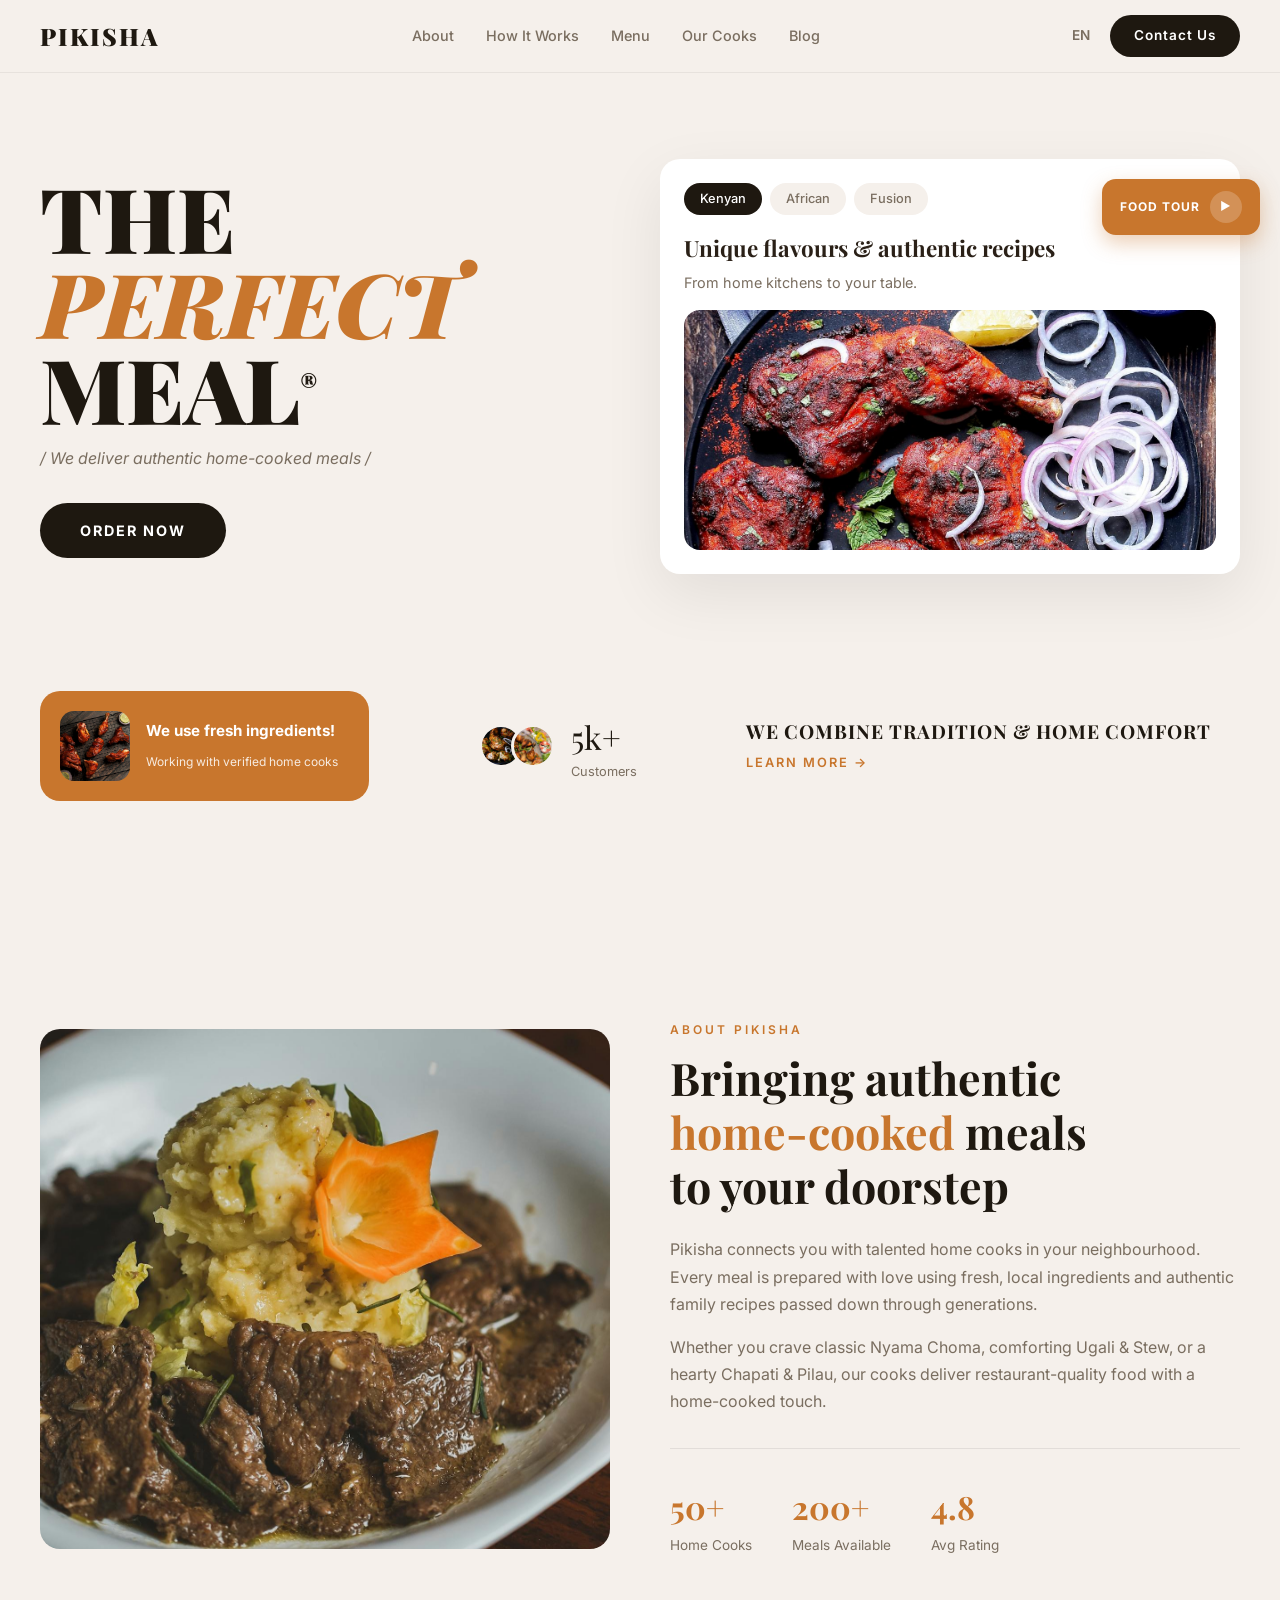
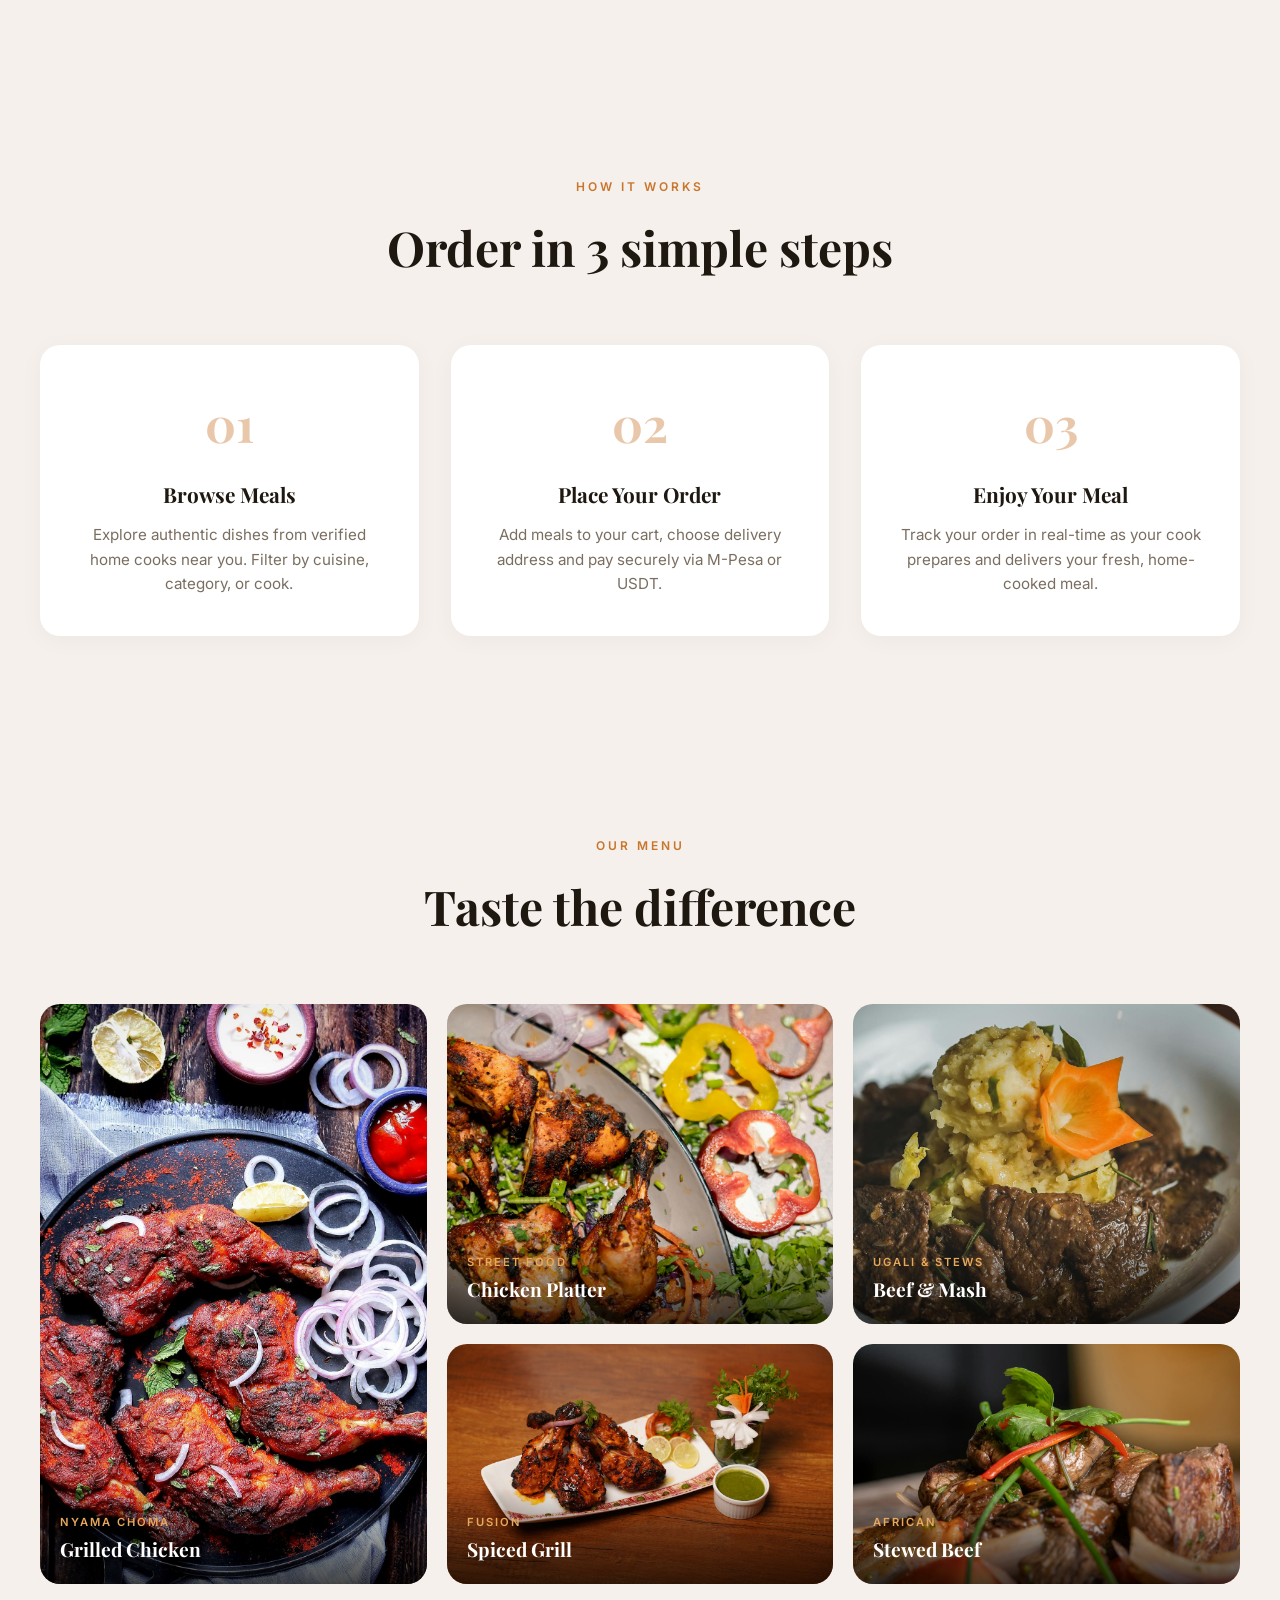
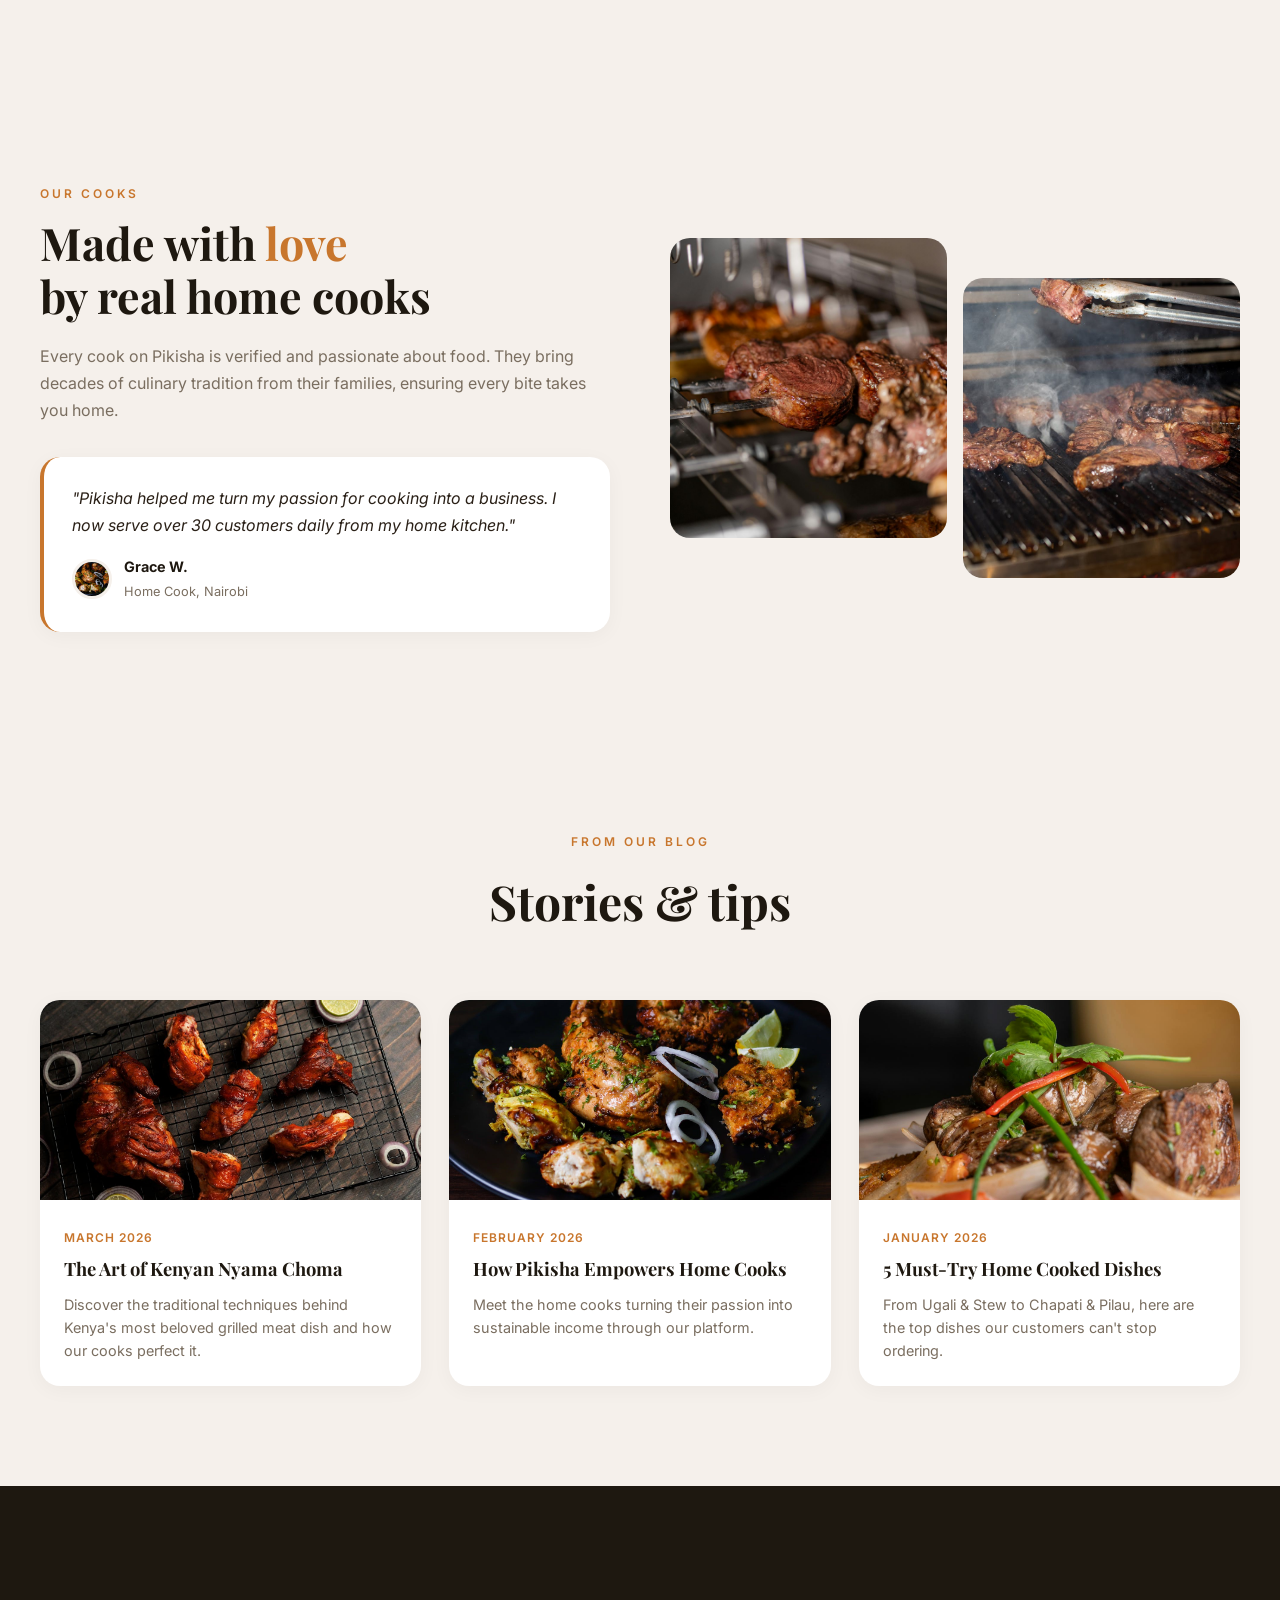
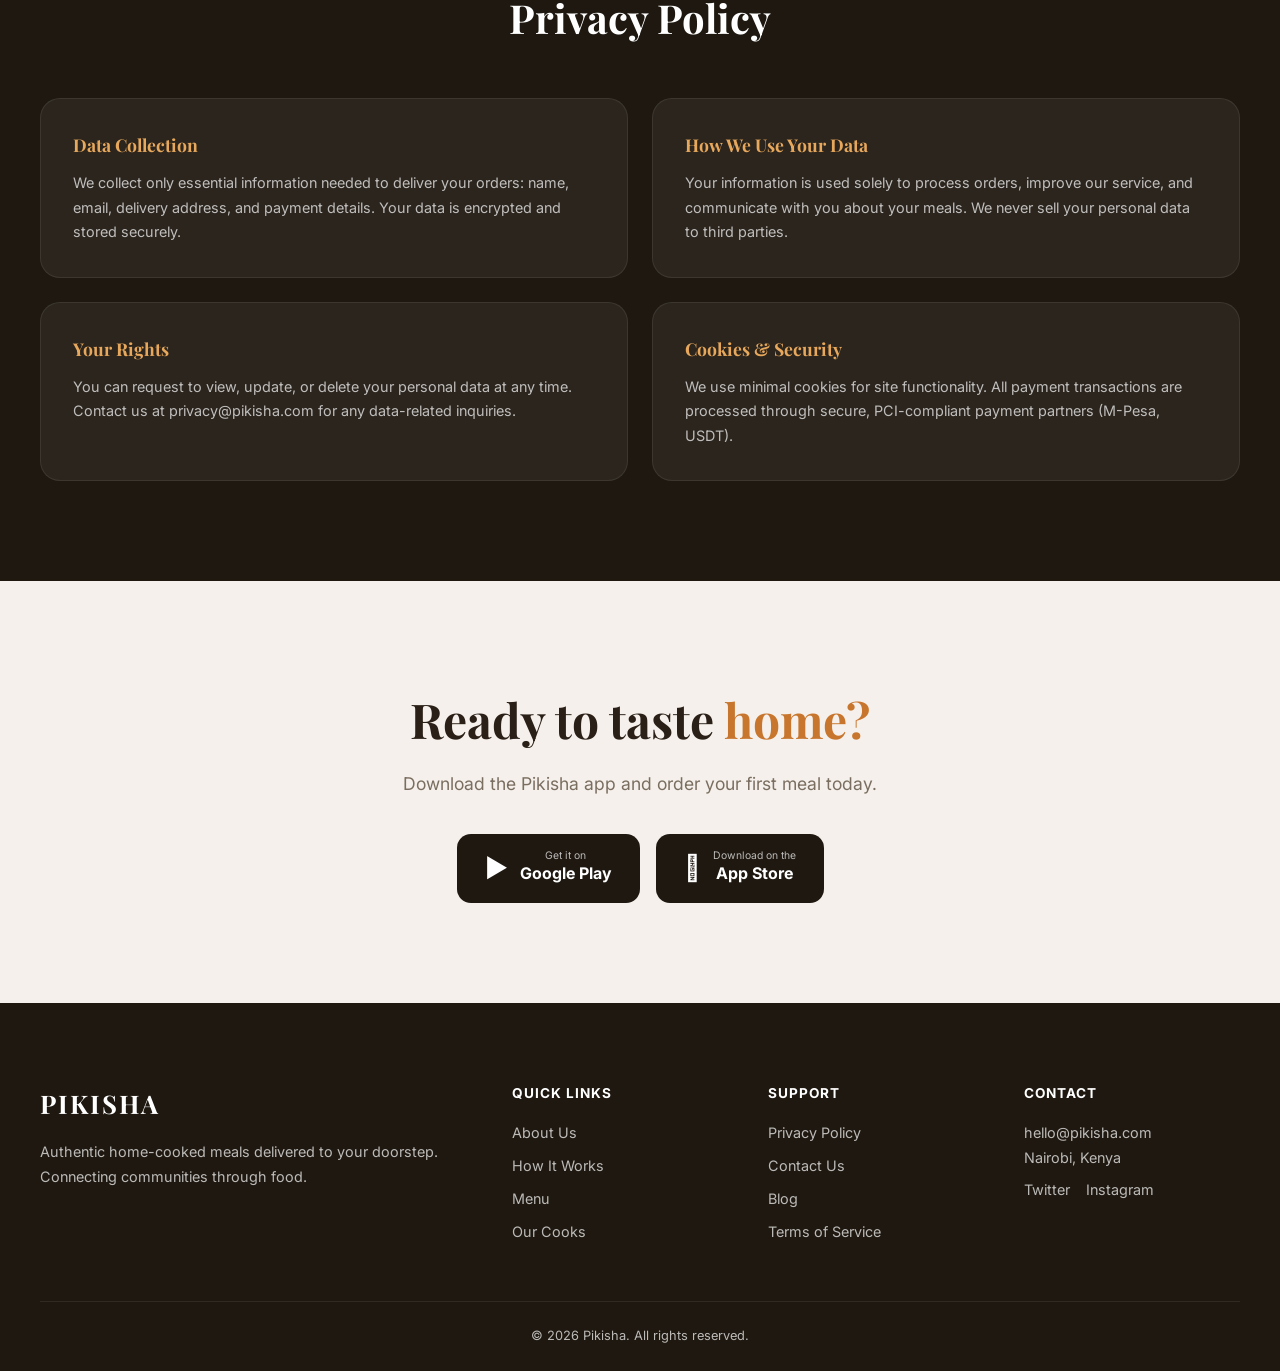
<file: index.html>
<!DOCTYPE html>
<html lang="en">
<head>
  <meta charset="UTF-8">
  <meta name="viewport" content="width=device-width, initial-scale=1.0">
  <title>Pikisha - Authentic Home-Cooked Meals Delivered</title>
  <link rel="stylesheet" href="style.css">
  <link href="https://fonts.googleapis.com/css2?family=Playfair+Display:wght@400;700;900&family=Inter:wght@300;400;500;600;700&display=swap" rel="stylesheet">
</head>
<body>

  <!-- Navigation -->
  <nav class="nav">
    <div class="nav-inner">
      <a href="#" class="logo">PIKISHA</a>
      <div class="nav-links" id="navLinks">
        <a href="#about">About</a>
        <a href="#how-it-works">How It Works</a>
        <a href="#menu">Menu</a>
        <a href="#cooks">Our Cooks</a>
        <a href="#blog">Blog</a>
      </div>
      <div class="nav-right">
        <a href="#privacy" class="nav-lang">EN</a>
        <a href="contact.html" class="btn-nav">Contact Us</a>
      </div>
      <button class="hamburger" id="hamburger" aria-label="Menu">
        <span></span><span></span><span></span>
      </button>
    </div>
  </nav>

  <!-- Hero Section -->
  <section class="hero">
    <div class="hero-left">
      <h1 class="hero-title">
        THE<br>
        <span class="hero-accent">PERFECT</span><br>
        MEAL<sup>&reg;</sup>
      </h1>
      <p class="hero-subtitle">/ We deliver authentic home-cooked meals /</p>
      <a href="#contact" class="btn-hero">ORDER NOW</a>
    </div>
    <div class="hero-right">
      <div class="hero-card">
        <div class="hero-card-tabs">
          <span class="tab active">Kenyan</span>
          <span class="tab">African</span>
          <span class="tab">Fusion</span>
        </div>
        <h3>Unique flavours &amp; authentic recipes</h3>
        <p class="hero-card-sub">From home kitchens to your table.</p>
        <div class="hero-card-image">
          <img src="pexels-saveurssecretes-5987010.jpg" alt="Grilled meat dish">
        </div>
      </div>
      <div class="hero-tour">
        <span>FOOD TOUR</span>
        <div class="tour-play">&#9654;</div>
      </div>
    </div>
    <div class="hero-bottom">
      <div class="hero-materials">
        <img src="pexels-mithulvarshan-8156645.jpg" alt="Fresh ingredients">
        <div class="materials-text">
          <strong>We use fresh ingredients!</strong>
          <span>Working with verified home cooks</span>
        </div>
      </div>
      <div class="hero-stats">
        <div class="stat-avatars">
          <div class="avatar" style="background-image:url('pexels-sohanikamat-8284645.jpg')"></div>
          <div class="avatar" style="background-image:url('pexels-lpfstudio023-31771054.jpg')"></div>
        </div>
        <div class="stat-number">
          <em>5k+</em>
          <span>Customers</span>
        </div>
      </div>
      <div class="hero-combine">
        <h4>WE COMBINE TRADITION &amp; HOME COMFORT</h4>
        <a href="#about" class="learn-more">LEARN MORE &rarr;</a>
      </div>
    </div>
  </section>

  <!-- About Section -->
  <section class="about" id="about">
    <div class="section-grid">
      <div class="about-image">
        <img src="pexels-itstorresgodwin-18176513.jpg" alt="Beef and mashed potatoes">
      </div>
      <div class="about-content">
        <p class="section-tag">ABOUT PIKISHA</p>
        <h2>Bringing authentic<br><span class="accent">home-cooked</span> meals<br>to your doorstep</h2>
        <p class="about-text">
          Pikisha connects you with talented home cooks in your neighbourhood. Every meal is prepared with love using fresh, local ingredients and authentic family recipes passed down through generations.
        </p>
        <p class="about-text">
          Whether you crave classic Nyama Choma, comforting Ugali &amp; Stew, or a hearty Chapati &amp; Pilau, our cooks deliver restaurant-quality food with a home-cooked touch.
        </p>
        <div class="about-stats">
          <div class="about-stat">
            <strong>50+</strong>
            <span>Home Cooks</span>
          </div>
          <div class="about-stat">
            <strong>200+</strong>
            <span>Meals Available</span>
          </div>
          <div class="about-stat">
            <strong>4.8</strong>
            <span>Avg Rating</span>
          </div>
        </div>
      </div>
    </div>
  </section>

  <!-- How It Works -->
  <section class="how-it-works" id="how-it-works">
    <p class="section-tag center">HOW IT WORKS</p>
    <h2 class="section-title">Order in 3 simple steps</h2>
    <div class="steps-grid">
      <div class="step-card">
        <div class="step-number">01</div>
        <h3>Browse Meals</h3>
        <p>Explore authentic dishes from verified home cooks near you. Filter by cuisine, category, or cook.</p>
      </div>
      <div class="step-card">
        <div class="step-number">02</div>
        <h3>Place Your Order</h3>
        <p>Add meals to your cart, choose delivery address and pay securely via M-Pesa or USDT.</p>
      </div>
      <div class="step-card">
        <div class="step-number">03</div>
        <h3>Enjoy Your Meal</h3>
        <p>Track your order in real-time as your cook prepares and delivers your fresh, home-cooked meal.</p>
      </div>
    </div>
  </section>

  <!-- Menu Gallery -->
  <section class="menu" id="menu">
    <p class="section-tag center">OUR MENU</p>
    <h2 class="section-title">Taste the difference</h2>
    <div class="menu-grid">
      <div class="menu-item large">
        <img src="pexels-saveurssecretes-5987010.jpg" alt="Tandoori chicken">
        <div class="menu-overlay">
          <span class="menu-cat">Nyama Choma</span>
          <h3>Grilled Chicken</h3>
        </div>
      </div>
      <div class="menu-item">
        <img src="pexels-lpfstudio023-31771054.jpg" alt="Grilled chicken platter">
        <div class="menu-overlay">
          <span class="menu-cat">Street Food</span>
          <h3>Chicken Platter</h3>
        </div>
      </div>
      <div class="menu-item">
        <img src="pexels-itstorresgodwin-18176513.jpg" alt="Beef stew">
        <div class="menu-overlay">
          <span class="menu-cat">Ugali &amp; Stews</span>
          <h3>Beef &amp; Mash</h3>
        </div>
      </div>
      <div class="menu-item">
        <img src="pexels-jack-baghel-2199968-20371531.jpg" alt="Grilled meat">
        <div class="menu-overlay">
          <span class="menu-cat">Fusion</span>
          <h3>Spiced Grill</h3>
        </div>
      </div>
      <div class="menu-item">
        <img src="pexels-nano-erdozain-120534369-30766446.jpg" alt="Meat dish">
        <div class="menu-overlay">
          <span class="menu-cat">African</span>
          <h3>Stewed Beef</h3>
        </div>
      </div>
    </div>
  </section>

  <!-- Cooks / Testimonial -->
  <section class="cooks" id="cooks">
    <div class="section-grid">
      <div class="cooks-content">
        <p class="section-tag">OUR COOKS</p>
        <h2>Made with <span class="accent">love</span><br>by real home cooks</h2>
        <p class="about-text">
          Every cook on Pikisha is verified and passionate about food. They bring decades of culinary tradition from their families, ensuring every bite takes you home.
        </p>
        <div class="testimonial">
          <p class="quote">"Pikisha helped me turn my passion for cooking into a business. I now serve over 30 customers daily from my home kitchen."</p>
          <div class="testimonial-author">
            <div class="avatar small" style="background-image:url('pexels-sohanikamat-8284645.jpg')"></div>
            <div>
              <strong>Grace W.</strong>
              <span>Home Cook, Nairobi</span>
            </div>
          </div>
        </div>
      </div>
      <div class="cooks-images">
        <img src="pexels-wolfart-32383601.jpg" alt="Grilling meat" class="cooks-img-1">
        <img src="pexels-vidalbalielojrfotografia-14515097.jpg" alt="Meat on grill" class="cooks-img-2">
      </div>
    </div>
  </section>

  <!-- Blog Section -->
  <section class="blog" id="blog">
    <p class="section-tag center">FROM OUR BLOG</p>
    <h2 class="section-title">Stories &amp; tips</h2>
    <div class="blog-grid">
      <article class="blog-card">
        <div class="blog-img">
          <img src="pexels-mithulvarshan-8156645.jpg" alt="Grilled chicken">
        </div>
        <div class="blog-body">
          <span class="blog-date">March 2026</span>
          <h3>The Art of Kenyan Nyama Choma</h3>
          <p>Discover the traditional techniques behind Kenya's most beloved grilled meat dish and how our cooks perfect it.</p>
        </div>
      </article>
      <article class="blog-card">
        <div class="blog-img">
          <img src="pexels-sohanikamat-8284645.jpg" alt="Chicken dish">
        </div>
        <div class="blog-body">
          <span class="blog-date">February 2026</span>
          <h3>How Pikisha Empowers Home Cooks</h3>
          <p>Meet the home cooks turning their passion into sustainable income through our platform.</p>
        </div>
      </article>
      <article class="blog-card">
        <div class="blog-img">
          <img src="pexels-nano-erdozain-120534369-30766446.jpg" alt="Stewed meat">
        </div>
        <div class="blog-body">
          <span class="blog-date">January 2026</span>
          <h3>5 Must-Try Home Cooked Dishes</h3>
          <p>From Ugali &amp; Stew to Chapati &amp; Pilau, here are the top dishes our customers can't stop ordering.</p>
        </div>
      </article>
    </div>
  </section>

  <!-- Privacy Policy -->
  <section class="privacy" id="privacy">
    <div class="privacy-inner">
      <h2>Privacy Policy</h2>
      <div class="privacy-grid">
        <div class="privacy-card">
          <h3>Data Collection</h3>
          <p>We collect only essential information needed to deliver your orders: name, email, delivery address, and payment details. Your data is encrypted and stored securely.</p>
        </div>
        <div class="privacy-card">
          <h3>How We Use Your Data</h3>
          <p>Your information is used solely to process orders, improve our service, and communicate with you about your meals. We never sell your personal data to third parties.</p>
        </div>
        <div class="privacy-card">
          <h3>Your Rights</h3>
          <p>You can request to view, update, or delete your personal data at any time. Contact us at privacy@pikisha.com for any data-related inquiries.</p>
        </div>
        <div class="privacy-card">
          <h3>Cookies &amp; Security</h3>
          <p>We use minimal cookies for site functionality. All payment transactions are processed through secure, PCI-compliant payment partners (M-Pesa, USDT).</p>
        </div>
      </div>
    </div>
  </section>

  <!-- Download CTA -->
  <section class="download-cta">
    <div class="contact-inner">
      <h2>Ready to taste <span class="accent">home?</span></h2>
      <p>Download the Pikisha app and order your first meal today.</p>
      <div class="contact-buttons">
        <a href="#" class="btn-download">
          <span class="btn-icon">&#9654;</span>
          <div>
            <small>Get it on</small>
            <strong>Google Play</strong>
          </div>
        </a>
        <a href="#" class="btn-download">
          <span class="btn-icon">&#63743;</span>
          <div>
            <small>Download on the</small>
            <strong>App Store</strong>
          </div>
        </a>
      </div>
    </div>
  </section>

  <!-- Footer -->
  <footer class="footer">
    <div class="footer-inner">
      <div class="footer-col">
        <h3 class="footer-logo">PIKISHA</h3>
        <p>Authentic home-cooked meals delivered to your doorstep. Connecting communities through food.</p>
      </div>
      <div class="footer-col">
        <h4>Quick Links</h4>
        <a href="#about">About Us</a>
        <a href="#how-it-works">How It Works</a>
        <a href="#menu">Menu</a>
        <a href="#cooks">Our Cooks</a>
      </div>
      <div class="footer-col">
        <h4>Support</h4>
        <a href="#privacy">Privacy Policy</a>
        <a href="contact.html">Contact Us</a>
        <a href="#blog">Blog</a>
        <a href="#">Terms of Service</a>
      </div>
      <div class="footer-col">
        <h4>Contact</h4>
        <p>hello@pikisha.com</p>
        <p>Nairobi, Kenya</p>
        <div class="social-links">
          <a href="#">Twitter</a>
          <a href="#">Instagram</a>
        </div>
      </div>
    </div>
    <div class="footer-bottom">
      <p>&copy; 2026 Pikisha. All rights reserved.</p>
    </div>
  </footer>

  <script src="script.js"></script>
</body>
</html>
</file>
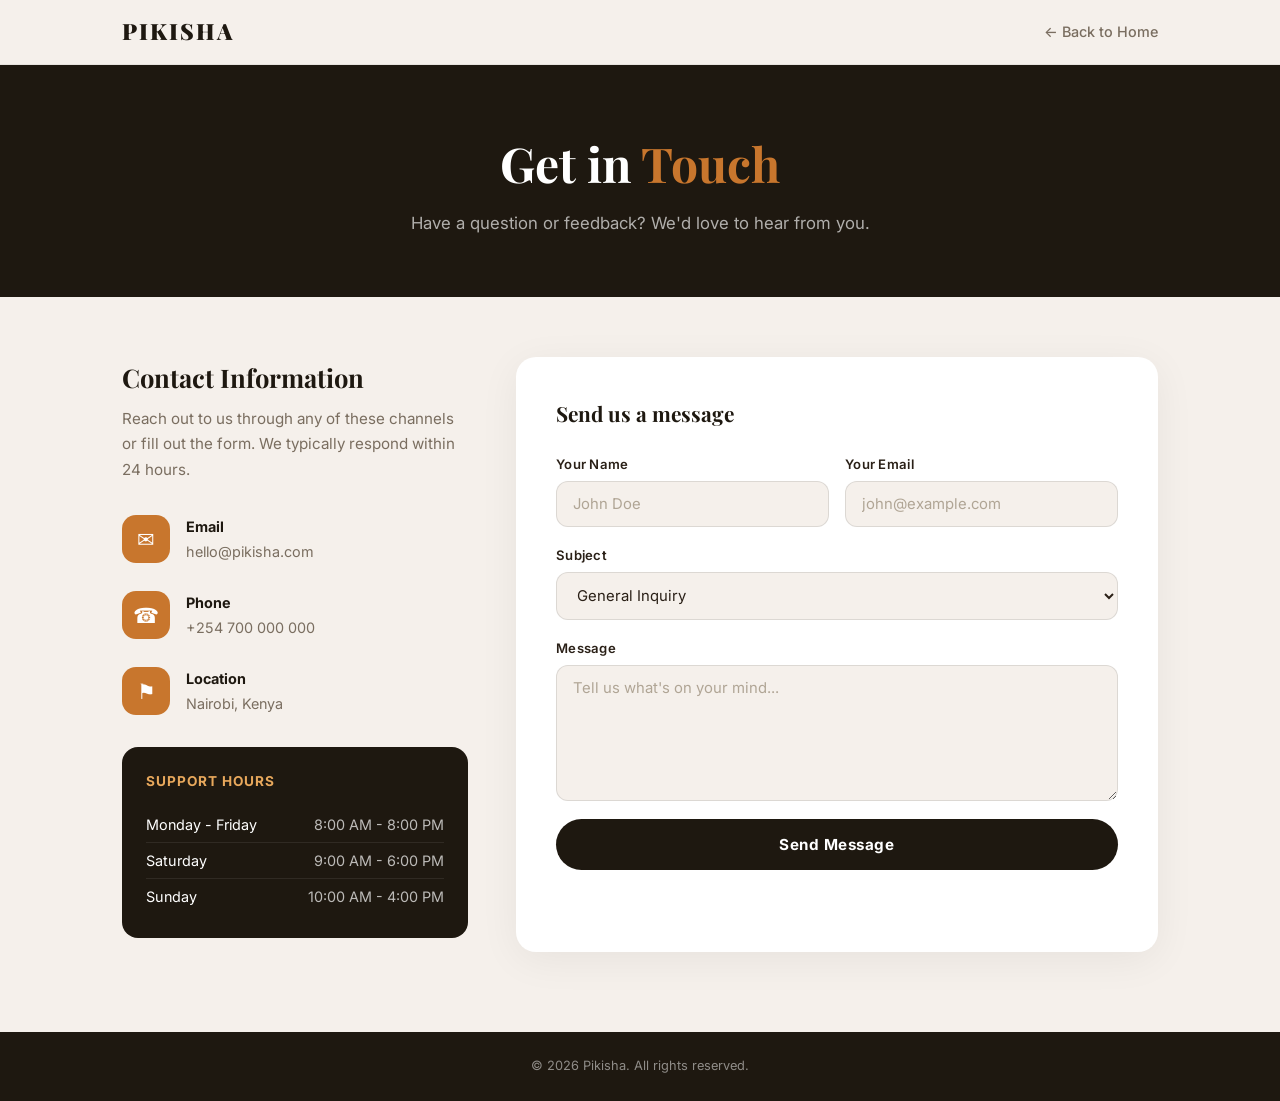
<file: contact.html>
<!DOCTYPE html>
<html lang="en">
<head>
  <meta charset="UTF-8">
  <meta name="viewport" content="width=device-width, initial-scale=1.0">
  <title>Contact Us - Pikisha</title>
  <link href="https://fonts.googleapis.com/css2?family=Playfair+Display:wght@400;700;900&family=Inter:wght@300;400;500;600;700&display=swap" rel="stylesheet">
  <style>
    *, *::before, *::after { margin: 0; padding: 0; box-sizing: border-box; }
    html { scroll-behavior: smooth; }
    body {
      font-family: 'Inter', sans-serif;
      background: #f5f0eb;
      color: #2a2017;
      line-height: 1.6;
      min-height: 100vh;
    }
    h1, h2, h3, h4 { font-family: 'Playfair Display', serif; }
    a { text-decoration: none; color: inherit; }

    /* Nav */
    .nav {
      background: rgba(245, 240, 235, 0.95);
      backdrop-filter: blur(16px);
      border-bottom: 1px solid rgba(0,0,0,0.06);
      position: sticky;
      top: 0;
      z-index: 100;
    }
    .nav-inner {
      max-width: 1100px;
      margin: 0 auto;
      padding: 0 32px;
      height: 64px;
      display: flex;
      align-items: center;
      justify-content: space-between;
    }
    .logo {
      font-family: 'Playfair Display', serif;
      font-size: 1.4rem;
      font-weight: 900;
      letter-spacing: 2px;
      color: #1e1810;
    }
    .back-link {
      font-size: 0.9rem;
      font-weight: 500;
      color: #7a6e60;
      display: flex;
      align-items: center;
      gap: 6px;
      transition: color 0.2s;
    }
    .back-link:hover { color: #c8762d; }

    /* Hero banner */
    .hero-banner {
      background: #1e1810;
      padding: 60px 32px;
      text-align: center;
    }
    .hero-banner h1 {
      font-size: clamp(2rem, 4vw, 3rem);
      color: #fff;
      margin-bottom: 8px;
    }
    .hero-banner h1 span { color: #c8762d; }
    .hero-banner p {
      font-size: 1.05rem;
      color: rgba(255,255,255,0.65);
      max-width: 500px;
      margin: 0 auto;
    }

    /* Main content */
    .main {
      max-width: 1100px;
      margin: 0 auto;
      padding: 60px 32px 80px;
      display: grid;
      grid-template-columns: 1fr 1.4fr;
      gap: 48px;
      align-items: start;
    }

    /* Left: Contact info */
    .info-section h2 {
      font-size: 1.6rem;
      color: #1e1810;
      margin-bottom: 8px;
    }
    .info-section > p {
      font-size: 0.95rem;
      color: #7a6e60;
      margin-bottom: 32px;
      line-height: 1.7;
    }
    .info-card {
      display: flex;
      align-items: flex-start;
      gap: 16px;
      margin-bottom: 28px;
    }
    .info-icon {
      width: 48px;
      height: 48px;
      min-width: 48px;
      background: #c8762d;
      color: #fff;
      border-radius: 14px;
      display: flex;
      align-items: center;
      justify-content: center;
      font-size: 1.3rem;
    }
    .info-card h4 {
      font-family: 'Inter', sans-serif;
      font-size: 0.9rem;
      font-weight: 700;
      color: #1e1810;
      margin-bottom: 2px;
    }
    .info-card p {
      font-size: 0.9rem;
      color: #7a6e60;
    }

    /* Hours */
    .hours-box {
      margin-top: 32px;
      background: #1e1810;
      border-radius: 16px;
      padding: 24px;
      color: #fff;
    }
    .hours-box h4 {
      font-family: 'Inter', sans-serif;
      font-size: 0.85rem;
      font-weight: 700;
      letter-spacing: 1px;
      text-transform: uppercase;
      margin-bottom: 14px;
      color: #e8a85c;
    }
    .hours-row {
      display: flex;
      justify-content: space-between;
      font-size: 0.9rem;
      padding: 6px 0;
      border-bottom: 1px solid rgba(255,255,255,0.08);
    }
    .hours-row:last-child { border: none; }
    .hours-row span:last-child { color: rgba(255,255,255,0.7); }

    /* Right: Form */
    .form-card {
      background: #fff;
      border-radius: 20px;
      padding: 40px;
      box-shadow: 0 8px 40px rgba(0,0,0,0.06);
    }
    .form-card h3 {
      font-size: 1.3rem;
      color: #1e1810;
      margin-bottom: 24px;
    }
    .form { display: flex; flex-direction: column; gap: 18px; }
    .form-row {
      display: grid;
      grid-template-columns: 1fr 1fr;
      gap: 16px;
    }
    .field { display: flex; flex-direction: column; gap: 6px; }
    .field label {
      font-size: 0.82rem;
      font-weight: 600;
      color: #2a2017;
      letter-spacing: 0.3px;
    }
    .field input,
    .field select,
    .field textarea {
      padding: 13px 16px;
      border: 1.5px solid rgba(0,0,0,0.1);
      border-radius: 12px;
      font-family: 'Inter', sans-serif;
      font-size: 0.93rem;
      color: #2a2017;
      background: #f5f0eb;
      outline: none;
      transition: border-color 0.2s, box-shadow 0.2s;
      resize: vertical;
    }
    .field input:focus,
    .field select:focus,
    .field textarea:focus {
      border-color: #c8762d;
      box-shadow: 0 0 0 3px rgba(200,118,45,0.1);
    }
    .field input::placeholder,
    .field textarea::placeholder {
      color: #b0a595;
    }
    .submit-btn {
      width: 100%;
      padding: 16px;
      background: #1e1810;
      color: #fff;
      border: none;
      border-radius: 50px;
      font-family: 'Inter', sans-serif;
      font-size: 0.95rem;
      font-weight: 700;
      letter-spacing: 0.5px;
      cursor: pointer;
      transition: background 0.2s, transform 0.15s;
    }
    .submit-btn:hover {
      background: #c8762d;
      transform: translateY(-2px);
    }
    .submit-btn:disabled {
      opacity: 0.5;
      cursor: not-allowed;
      transform: none;
    }
    .status-msg {
      text-align: center;
      font-size: 0.9rem;
      min-height: 1.4em;
      margin-top: 4px;
    }
    .status-msg.ok { color: #2e7d32; }
    .status-msg.fail { color: #c62828; }

    /* Footer */
    .footer {
      background: #1e1810;
      text-align: center;
      padding: 24px 32px;
      color: rgba(255,255,255,0.5);
      font-size: 0.8rem;
    }

    /* Responsive */
    @media (max-width: 768px) {
      .main {
        grid-template-columns: 1fr;
        padding: 40px 20px 60px;
      }
      .form-row { grid-template-columns: 1fr; }
      .hero-banner { padding: 40px 20px; }
    }
  </style>
</head>
<body>

  <nav class="nav">
    <div class="nav-inner">
      <a href="index.html" class="logo">PIKISHA</a>
      <a href="index.html" class="back-link">&larr; Back to Home</a>
    </div>
  </nav>

  <div class="hero-banner">
    <h1>Get in <span>Touch</span></h1>
    <p>Have a question or feedback? We'd love to hear from you.</p>
  </div>

  <div class="main">
    <div class="info-section">
      <h2>Contact Information</h2>
      <p>Reach out to us through any of these channels or fill out the form. We typically respond within 24 hours.</p>

      <div class="info-card">
        <div class="info-icon">&#9993;</div>
        <div>
          <h4>Email</h4>
          <p>hello@pikisha.com</p>
        </div>
      </div>
      <div class="info-card">
        <div class="info-icon">&#9742;</div>
        <div>
          <h4>Phone</h4>
          <p>+254 700 000 000</p>
        </div>
      </div>
      <div class="info-card">
        <div class="info-icon">&#9873;</div>
        <div>
          <h4>Location</h4>
          <p>Nairobi, Kenya</p>
        </div>
      </div>

      <div class="hours-box">
        <h4>Support Hours</h4>
        <div class="hours-row"><span>Monday - Friday</span><span>8:00 AM - 8:00 PM</span></div>
        <div class="hours-row"><span>Saturday</span><span>9:00 AM - 6:00 PM</span></div>
        <div class="hours-row"><span>Sunday</span><span>10:00 AM - 4:00 PM</span></div>
      </div>
    </div>

    <div class="form-card">
      <h3>Send us a message</h3>
      <form class="form" id="contactForm">
        <div class="form-row">
          <div class="field">
            <label for="name">Your Name</label>
            <input type="text" id="name" placeholder="John Doe" required>
          </div>
          <div class="field">
            <label for="email">Your Email</label>
            <input type="email" id="email" placeholder="john@example.com" required>
          </div>
        </div>
        <div class="field">
          <label for="subject">Subject</label>
          <select id="subject">
            <option value="general">General Inquiry</option>
            <option value="support">Order Support</option>
            <option value="cook">Become a Cook</option>
            <option value="feedback">Feedback</option>
            <option value="partnership">Partnership</option>
          </select>
        </div>
        <div class="field">
          <label for="message">Message</label>
          <textarea id="message" rows="6" placeholder="Tell us what's on your mind..." required></textarea>
        </div>
        <button type="submit" class="submit-btn" id="submitBtn">Send Message</button>
        <p class="status-msg" id="statusMsg"></p>
      </form>
    </div>
  </div>

  <footer class="footer">
    &copy; 2026 Pikisha. All rights reserved.
  </footer>

  <script>
    const form = document.getElementById('contactForm');
    const statusMsg = document.getElementById('statusMsg');
    const submitBtn = document.getElementById('submitBtn');

    form.addEventListener('submit', async (e) => {
      e.preventDefault();
      statusMsg.textContent = '';
      statusMsg.className = 'status-msg';
      submitBtn.disabled = true;
      submitBtn.textContent = 'Sending...';

      const data = {
        name: document.getElementById('name').value.trim(),
        email: document.getElementById('email').value.trim(),
        subject: document.getElementById('subject').value,
        message: document.getElementById('message').value.trim(),
      };

      try {
        const res = await fetch('https://pikisha-api.theliberec.com/api/contact', {
          method: 'POST',
          headers: { 'Content-Type': 'application/json' },
          body: JSON.stringify(data),
        });
        const json = await res.json();
        if (res.ok) {
          statusMsg.textContent = json.message || 'Message sent successfully!';
          statusMsg.className = 'status-msg ok';
          form.reset();
        } else {
          statusMsg.textContent = json.error || 'Something went wrong.';
          statusMsg.className = 'status-msg fail';
        }
      } catch (err) {
        statusMsg.textContent = 'Network error. Please try again.';
        statusMsg.className = 'status-msg fail';
      }

      submitBtn.disabled = false;
      submitBtn.textContent = 'Send Message';
    });
  </script>
</body>
</html>
</file>
<file: style.css>
/* ===== Reset & Base ===== */
*, *::before, *::after { margin: 0; padding: 0; box-sizing: border-box; }
html { scroll-behavior: smooth; }
body {
  font-family: 'Inter', sans-serif;
  background: #f5f0eb;
  color: #2a2017;
  line-height: 1.6;
  overflow-x: hidden;
}
img { max-width: 100%; display: block; }
a { text-decoration: none; color: inherit; }

/* ===== Colors ===== */
:root {
  --warm: #c8762d;
  --warm-light: #e8a85c;
  --dark: #1e1810;
  --cream: #f5f0eb;
  --card: #ffffff;
  --text: #2a2017;
  --text-light: #7a6e60;
  --text-lighter: #b0a595;
  --radius: 20px;
}

/* ===== Typography ===== */
h1, h2, h3, h4 { font-family: 'Playfair Display', serif; }
.accent { color: var(--warm); }
.section-tag {
  font-size: 0.75rem;
  letter-spacing: 3px;
  text-transform: uppercase;
  color: var(--warm);
  font-weight: 600;
  margin-bottom: 12px;
}
.section-tag.center { text-align: center; }
.section-title {
  font-size: clamp(2rem, 4vw, 3rem);
  text-align: center;
  margin-bottom: 60px;
  color: var(--dark);
}

/* ===== Navigation ===== */
.nav {
  position: fixed;
  top: 0; left: 0; right: 0;
  z-index: 100;
  background: rgba(245, 240, 235, 0.92);
  backdrop-filter: blur(16px);
  border-bottom: 1px solid rgba(0,0,0,0.06);
}
.nav-inner {
  max-width: 1280px;
  margin: 0 auto;
  padding: 0 40px;
  height: 72px;
  display: flex;
  align-items: center;
  justify-content: space-between;
}
.logo {
  font-family: 'Playfair Display', serif;
  font-size: 1.5rem;
  font-weight: 900;
  letter-spacing: 2px;
  color: var(--dark);
  display: flex;
  align-items: center;
  gap: 8px;
}
.logo-img {
  width: 32px !important;
  height: 32px !important;
  max-width: 32px;
  max-height: 32px;
  object-fit: contain;
}
.footer-logo-img {
  width: 28px !important;
  height: 28px !important;
  max-width: 28px;
  max-height: 28px;
  object-fit: contain;
  margin-right: 8px;
}
.nav-links { display: flex; gap: 32px; }
.nav-links a {
  font-size: 0.9rem;
  font-weight: 500;
  color: var(--text-light);
  transition: color 0.2s;
}
.nav-links a:hover { color: var(--warm); }
.nav-right { display: flex; align-items: center; gap: 20px; }
.nav-lang { font-size: 0.85rem; font-weight: 600; color: var(--text-light); }
.btn-nav {
  background: var(--dark);
  color: #fff;
  padding: 10px 24px;
  border-radius: 50px;
  font-size: 0.85rem;
  font-weight: 600;
  letter-spacing: 1px;
  transition: background 0.2s;
}
.btn-nav:hover { background: var(--warm); }
.hamburger {
  display: none;
  flex-direction: column;
  gap: 5px;
  background: none;
  border: none;
  cursor: pointer;
}
.hamburger span {
  width: 24px; height: 2px;
  background: var(--dark);
  transition: 0.3s;
}

/* ===== Hero ===== */
.hero {
  max-width: 1280px;
  margin: 0 auto;
  padding: 120px 40px 60px;
  display: grid;
  grid-template-columns: 1fr 1fr;
  grid-template-rows: auto auto;
  gap: 40px;
  min-height: 100vh;
  align-items: center;
}
.hero-left { grid-row: 1; }
.hero-title {
  font-size: clamp(3.5rem, 7vw, 6.5rem);
  font-weight: 900;
  line-height: 0.95;
  color: var(--dark);
  margin-bottom: 16px;
}
.hero-title sup { font-size: 0.3em; vertical-align: super; }
.hero-accent {
  font-family: 'Playfair Display', serif;
  font-style: italic;
  color: var(--warm);
}
.hero-subtitle {
  font-size: 1rem;
  color: var(--text-light);
  font-style: italic;
  margin-bottom: 32px;
}
.btn-hero {
  display: inline-block;
  background: var(--dark);
  color: #fff;
  padding: 16px 40px;
  border-radius: 50px;
  font-size: 0.9rem;
  font-weight: 700;
  letter-spacing: 2px;
  transition: all 0.3s;
}
.btn-hero:hover {
  background: var(--warm);
  transform: translateY(-2px);
  box-shadow: 0 8px 24px rgba(200, 118, 45, 0.3);
}

.hero-right { grid-row: 1; position: relative; }
.hero-card {
  background: var(--card);
  border-radius: var(--radius);
  padding: 24px;
  box-shadow: 0 20px 60px rgba(0,0,0,0.08);
}
.hero-card-tabs { display: flex; gap: 8px; margin-bottom: 16px; }
.tab {
  padding: 6px 16px;
  border-radius: 20px;
  font-size: 0.8rem;
  font-weight: 500;
  background: var(--cream);
  color: var(--text-light);
  cursor: pointer;
  transition: 0.2s;
}
.tab.active { background: var(--dark); color: #fff; }
.hero-card h3 {
  font-size: 1.4rem;
  margin-bottom: 4px;
}
.hero-card-sub { font-size: 0.9rem; color: var(--text-light); margin-bottom: 16px; }
.hero-card-image {
  border-radius: 16px;
  overflow: hidden;
  height: 240px;
}
.hero-card-image img {
  width: 100%; height: 100%;
  object-fit: cover;
}
.hero-tour {
  position: absolute;
  top: 20px;
  right: -20px;
  background: var(--warm);
  color: #fff;
  padding: 12px 18px;
  border-radius: 14px;
  display: flex;
  align-items: center;
  gap: 10px;
  font-size: 0.75rem;
  font-weight: 700;
  letter-spacing: 1px;
  box-shadow: 0 8px 20px rgba(200, 118, 45, 0.35);
}
.tour-play {
  width: 32px; height: 32px;
  background: rgba(255,255,255,0.2);
  border-radius: 50%;
  display: flex;
  align-items: center;
  justify-content: center;
  font-size: 0.7rem;
}

/* Hero bottom row */
.hero-bottom {
  grid-column: 1 / -1;
  display: grid;
  grid-template-columns: 1fr 1fr 1.5fr;
  gap: 24px;
  align-items: center;
}
.hero-materials {
  background: var(--warm);
  border-radius: var(--radius);
  padding: 20px;
  display: flex;
  gap: 16px;
  align-items: center;
  color: #fff;
}
.hero-materials img {
  width: 70px; height: 70px;
  border-radius: 14px;
  object-fit: cover;
}
.materials-text strong {
  display: block;
  font-size: 0.95rem;
  margin-bottom: 4px;
}
.materials-text span { font-size: 0.75rem; opacity: 0.85; }

.hero-stats { display: flex; align-items: center; gap: 16px; justify-content: center; }
.stat-avatars { display: flex; }
.avatar {
  width: 44px; height: 44px;
  border-radius: 50%;
  background-size: cover;
  background-position: center;
  border: 3px solid var(--cream);
}
.avatar:nth-child(2) { margin-left: -12px; }
.avatar.small { width: 40px; height: 40px; }
.stat-number em {
  font-family: 'Playfair Display', serif;
  font-size: 2rem;
  color: var(--dark);
  font-style: normal;
}
.stat-number span {
  display: block;
  font-size: 0.8rem;
  color: var(--text-light);
}

.hero-combine h4 {
  font-size: 1.2rem;
  letter-spacing: 1px;
  color: var(--dark);
  line-height: 1.4;
}
.learn-more {
  display: inline-block;
  margin-top: 8px;
  font-size: 0.8rem;
  font-weight: 600;
  letter-spacing: 2px;
  color: var(--warm);
}

/* ===== About ===== */
.about {
  padding: 120px 40px;
  max-width: 1280px;
  margin: 0 auto;
}
.section-grid {
  display: grid;
  grid-template-columns: 1fr 1fr;
  gap: 60px;
  align-items: center;
}
.about-image {
  border-radius: var(--radius);
  overflow: hidden;
  height: 520px;
}
.about-image img {
  width: 100%; height: 100%;
  object-fit: cover;
}
.about-content h2 {
  font-size: clamp(2rem, 3.5vw, 2.8rem);
  line-height: 1.2;
  margin-bottom: 24px;
  color: var(--dark);
}
.about-text {
  font-size: 1rem;
  color: var(--text-light);
  margin-bottom: 16px;
  line-height: 1.7;
}
.about-stats {
  display: flex;
  gap: 40px;
  margin-top: 32px;
  padding-top: 32px;
  border-top: 1px solid rgba(0,0,0,0.08);
}
.about-stat strong {
  display: block;
  font-family: 'Playfair Display', serif;
  font-size: 2rem;
  color: var(--warm);
}
.about-stat span {
  font-size: 0.85rem;
  color: var(--text-light);
}

/* ===== How It Works ===== */
.how-it-works {
  padding: 100px 40px;
  max-width: 1280px;
  margin: 0 auto;
}
.steps-grid {
  display: grid;
  grid-template-columns: repeat(3, 1fr);
  gap: 32px;
}
.step-card {
  background: var(--card);
  border-radius: var(--radius);
  padding: 40px 32px;
  text-align: center;
  box-shadow: 0 4px 24px rgba(0,0,0,0.04);
  transition: transform 0.3s, box-shadow 0.3s;
}
.step-card:hover {
  transform: translateY(-6px);
  box-shadow: 0 12px 40px rgba(0,0,0,0.08);
}
.step-number {
  font-family: 'Playfair Display', serif;
  font-size: 3rem;
  font-weight: 700;
  color: var(--warm);
  opacity: 0.4;
  margin-bottom: 16px;
}
.step-card h3 {
  font-size: 1.3rem;
  margin-bottom: 12px;
  color: var(--dark);
}
.step-card p {
  font-size: 0.95rem;
  color: var(--text-light);
  line-height: 1.6;
}

/* ===== Menu Gallery ===== */
.menu {
  padding: 100px 40px;
  max-width: 1280px;
  margin: 0 auto;
}
.menu-grid {
  display: grid;
  grid-template-columns: repeat(3, 1fr);
  grid-template-rows: 320px 240px;
  gap: 20px;
}
.menu-item {
  border-radius: var(--radius);
  overflow: hidden;
  position: relative;
  cursor: pointer;
}
.menu-item.large {
  grid-row: 1 / 3;
}
.menu-item img {
  width: 100%; height: 100%;
  object-fit: cover;
  transition: transform 0.4s;
}
.menu-item:hover img { transform: scale(1.05); }
.menu-overlay {
  position: absolute;
  bottom: 0; left: 0; right: 0;
  padding: 20px;
  background: linear-gradient(transparent, rgba(0,0,0,0.7));
  color: #fff;
}
.menu-cat {
  font-size: 0.7rem;
  font-weight: 600;
  letter-spacing: 2px;
  text-transform: uppercase;
  color: var(--warm-light);
}
.menu-overlay h3 {
  font-size: 1.2rem;
  color: #fff;
}

/* ===== Cooks ===== */
.cooks {
  padding: 100px 40px;
  max-width: 1280px;
  margin: 0 auto;
}
.cooks-content h2 {
  font-size: clamp(2rem, 3.5vw, 2.8rem);
  line-height: 1.2;
  margin-bottom: 20px;
  color: var(--dark);
}
.testimonial {
  margin-top: 32px;
  padding: 28px;
  background: var(--card);
  border-radius: var(--radius);
  border-left: 4px solid var(--warm);
  box-shadow: 0 4px 20px rgba(0,0,0,0.04);
}
.quote {
  font-style: italic;
  font-size: 1rem;
  color: var(--text);
  line-height: 1.7;
  margin-bottom: 16px;
}
.testimonial-author {
  display: flex;
  align-items: center;
  gap: 12px;
}
.testimonial-author strong {
  display: block;
  font-size: 0.9rem;
  color: var(--dark);
}
.testimonial-author span {
  font-size: 0.8rem;
  color: var(--text-light);
}
.cooks-images {
  display: grid;
  grid-template-columns: 1fr 1fr;
  gap: 16px;
}
.cooks-img-1, .cooks-img-2 {
  border-radius: var(--radius);
  height: 300px;
  object-fit: cover;
  width: 100%;
}
.cooks-img-2 { margin-top: 40px; }

/* ===== Blog ===== */
.blog {
  padding: 100px 40px;
  max-width: 1280px;
  margin: 0 auto;
}
.blog-grid {
  display: grid;
  grid-template-columns: repeat(3, 1fr);
  gap: 28px;
}
.blog-card {
  background: var(--card);
  border-radius: var(--radius);
  overflow: hidden;
  box-shadow: 0 4px 20px rgba(0,0,0,0.04);
  transition: transform 0.3s, box-shadow 0.3s;
}
.blog-card:hover {
  transform: translateY(-4px);
  box-shadow: 0 12px 40px rgba(0,0,0,0.08);
}
.blog-img { height: 200px; overflow: hidden; }
.blog-img img { width: 100%; height: 100%; object-fit: cover; transition: transform 0.4s; }
.blog-card:hover .blog-img img { transform: scale(1.05); }
.blog-body { padding: 24px; }
.blog-date {
  font-size: 0.75rem;
  color: var(--warm);
  font-weight: 600;
  letter-spacing: 1px;
  text-transform: uppercase;
}
.blog-body h3 {
  font-size: 1.15rem;
  margin: 8px 0 12px;
  color: var(--dark);
  line-height: 1.3;
}
.blog-body p {
  font-size: 0.9rem;
  color: var(--text-light);
  line-height: 1.6;
}

/* ===== Privacy ===== */
.privacy {
  padding: 100px 40px;
  background: var(--dark);
  color: #fff;
}
.privacy-inner {
  max-width: 1280px;
  margin: 0 auto;
}
.privacy h2 {
  font-size: clamp(2rem, 4vw, 2.5rem);
  text-align: center;
  margin-bottom: 48px;
}
.privacy-grid {
  display: grid;
  grid-template-columns: repeat(2, 1fr);
  gap: 24px;
}
.privacy-card {
  background: rgba(255,255,255,0.06);
  border-radius: var(--radius);
  padding: 32px;
  border: 1px solid rgba(255,255,255,0.08);
}
.privacy-card h3 {
  font-size: 1.1rem;
  margin-bottom: 12px;
  color: var(--warm-light);
}
.privacy-card p {
  font-size: 0.9rem;
  color: rgba(255,255,255,0.7);
  line-height: 1.7;
}

/* ===== Contact Form ===== */
.contact-form-section {
  padding: 100px 40px;
  max-width: 1280px;
  margin: 0 auto;
}
.contact-info h2 {
  font-size: clamp(2rem, 3.5vw, 2.8rem);
  line-height: 1.2;
  margin-bottom: 20px;
  color: var(--dark);
}
.contact-details { margin-top: 32px; }
.contact-detail {
  display: flex;
  align-items: flex-start;
  gap: 16px;
  margin-bottom: 24px;
}
.contact-icon {
  width: 44px; height: 44px;
  min-width: 44px;
  background: var(--warm);
  color: #fff;
  border-radius: 12px;
  display: inline-flex;
  align-items: center;
  justify-content: center;
  font-size: 1.2rem;
  flex-shrink: 0;
  line-height: 1;
}
.contact-detail strong {
  display: block;
  font-size: 0.9rem;
  color: var(--dark);
  margin-bottom: 2px;
}
.contact-detail p {
  font-size: 0.9rem;
  color: var(--text-light);
  margin: 0;
}
.contact-form-wrap {
  background: var(--card);
  border-radius: var(--radius);
  padding: 40px;
  box-shadow: 0 8px 40px rgba(0,0,0,0.06);
}
.contact-form { display: flex; flex-direction: column; gap: 20px; }
.form-group { display: flex; flex-direction: column; gap: 6px; }
.form-group label {
  font-size: 0.85rem;
  font-weight: 600;
  color: var(--text);
}
.form-group input,
.form-group select,
.form-group textarea {
  padding: 14px 16px;
  border: 1px solid rgba(0,0,0,0.1);
  border-radius: 12px;
  font-family: 'Inter', sans-serif;
  font-size: 0.95rem;
  color: var(--text);
  background: var(--cream);
  transition: border-color 0.2s, box-shadow 0.2s;
  outline: none;
  resize: vertical;
}
.form-group input:focus,
.form-group select:focus,
.form-group textarea:focus {
  border-color: var(--warm);
  box-shadow: 0 0 0 3px rgba(200, 118, 45, 0.12);
}
.form-group input::placeholder,
.form-group textarea::placeholder {
  color: var(--text-lighter);
}
.btn-submit {
  background: var(--dark);
  color: #fff;
  padding: 16px 32px;
  border: none;
  border-radius: 50px;
  font-family: 'Inter', sans-serif;
  font-size: 0.95rem;
  font-weight: 700;
  letter-spacing: 1px;
  cursor: pointer;
  transition: background 0.2s, transform 0.2s;
}
.btn-submit:hover {
  background: var(--warm);
  transform: translateY(-2px);
}
.btn-submit:disabled {
  opacity: 0.6;
  cursor: not-allowed;
  transform: none;
}
.form-status {
  font-size: 0.9rem;
  text-align: center;
  min-height: 1.4em;
}
.form-status.success { color: #2e7d32; }
.form-status.error { color: #c62828; }

/* ===== Download CTA ===== */
.download-cta {
  padding: 100px 40px;
}
.contact-inner {
  max-width: 700px;
  margin: 0 auto;
  text-align: center;
}
.download-cta h2 {
  font-size: clamp(2rem, 4vw, 3rem);
  margin-bottom: 12px;
}
.download-cta p {
  font-size: 1.1rem;
  color: var(--text-light);
  margin-bottom: 36px;
}
.contact-buttons { display: flex; gap: 16px; justify-content: center; }
.btn-download {
  display: flex;
  align-items: center;
  gap: 12px;
  background: var(--dark);
  color: #fff;
  padding: 14px 28px;
  border-radius: 14px;
  transition: background 0.2s;
}
.btn-download:hover { background: var(--warm); }
.btn-icon { font-size: 1.6rem; }
.btn-download small {
  display: block;
  font-size: 0.65rem;
  opacity: 0.7;
  line-height: 1;
}
.btn-download strong { font-size: 1rem; }

/* ===== Footer ===== */
.footer {
  background: var(--dark);
  color: rgba(255,255,255,0.7);
  padding: 80px 40px 24px;
}
.footer-inner {
  max-width: 1280px;
  margin: 0 auto;
  display: grid;
  grid-template-columns: 2fr 1fr 1fr 1fr;
  gap: 40px;
}
.footer-logo {
  font-family: 'Playfair Display', serif;
  font-size: 1.6rem;
  color: #fff;
  letter-spacing: 2px;
  margin-bottom: 16px;
  display: flex;
  align-items: center;
}
.footer-col p { font-size: 0.9rem; line-height: 1.7; }
.footer-col h4 {
  font-family: 'Inter', sans-serif;
  font-size: 0.85rem;
  font-weight: 700;
  letter-spacing: 1px;
  text-transform: uppercase;
  color: #fff;
  margin-bottom: 16px;
}
.footer-col a {
  display: block;
  font-size: 0.9rem;
  margin-bottom: 10px;
  transition: color 0.2s;
}
.footer-col a:hover { color: var(--warm-light); }
.social-links { display: flex; gap: 16px; margin-top: 8px; }
.social-links a { margin-bottom: 0; }
.footer-bottom {
  max-width: 1280px;
  margin: 48px auto 0;
  padding-top: 24px;
  border-top: 1px solid rgba(255,255,255,0.08);
  text-align: center;
  font-size: 0.8rem;
}

/* ===== Responsive ===== */
@media (max-width: 960px) {
  .hero {
    grid-template-columns: 1fr;
    padding-top: 100px;
    min-height: auto;
  }
  .hero-right { order: -1; }
  .hero-bottom { grid-template-columns: 1fr; }
  .hero-tour { right: 10px; }

  .section-grid { grid-template-columns: 1fr; }
  .about-image { height: 320px; }
  .steps-grid { grid-template-columns: 1fr; }
  .menu-grid {
    grid-template-columns: 1fr 1fr;
    grid-template-rows: auto;
  }
  .menu-item.large { grid-row: auto; }
  .blog-grid { grid-template-columns: 1fr; }
  .privacy-grid { grid-template-columns: 1fr; }
  .footer-inner { grid-template-columns: 1fr 1fr; }
  .cooks-images { grid-template-columns: 1fr; }
  .cooks-img-2 { margin-top: 0; }
}

@media (max-width: 640px) {
  .nav-links, .nav-right { display: none; }
  .nav-links.open {
    display: flex;
    flex-direction: column;
    position: absolute;
    top: 72px; left: 0; right: 0;
    background: var(--cream);
    padding: 24px 40px;
    border-bottom: 1px solid rgba(0,0,0,0.06);
    box-shadow: 0 8px 24px rgba(0,0,0,0.06);
  }
  .hamburger { display: flex; }

  .hero { padding: 100px 20px 40px; }
  .hero-title { font-size: 3rem; }
  .menu-grid { grid-template-columns: 1fr; }
  .contact-buttons { flex-direction: column; align-items: center; }
  .footer-inner { grid-template-columns: 1fr; }
  .about, .how-it-works, .menu, .cooks, .blog, .contact { padding: 60px 20px; }
  .privacy { padding: 60px 20px; }
}

/* ===== Animations ===== */
.fade-in {
  opacity: 0;
  transform: translateY(30px);
  transition: opacity 0.7s ease, transform 0.7s ease;
}
.fade-in.visible {
  opacity: 1;
  transform: translateY(0);
}
</file>
